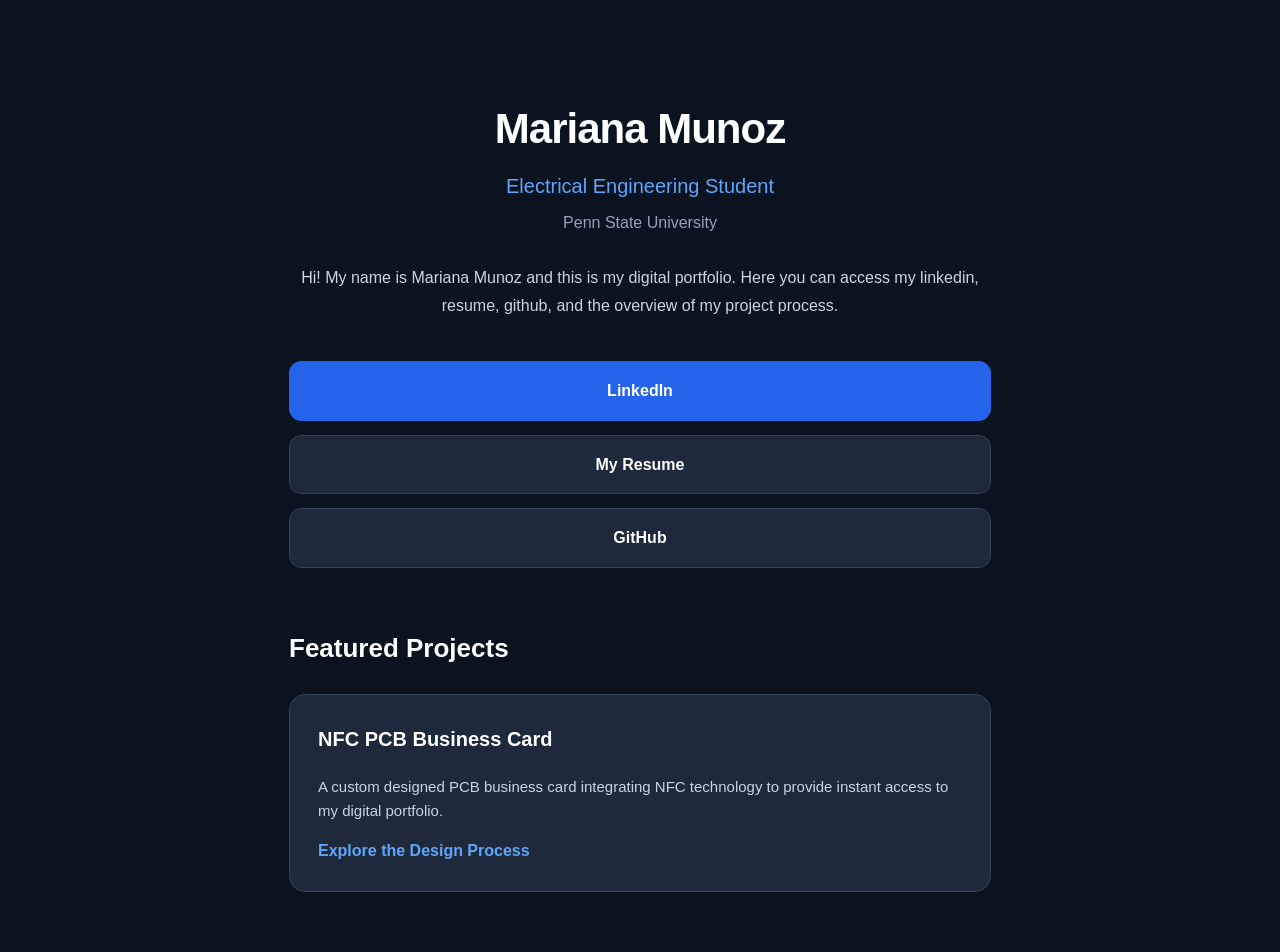
<file: index.html>
<!DOCTYPE html>
<html lang="en">

<head>
    <meta charset="UTF-8">
    <meta name="viewport" content="width=device-width, initial-scale=1.0">

    <title>Mariana Munoz | Engineering Portfolio</title>

    <link rel="stylesheet" href="style.css">
</head>

<body>

    <main class="container">

        <!-- Introduction -->
        <section class="hero">
            <h1>Mariana Munoz</h1>

            <h2>Electrical Engineering Student</h2>

            <p class="university">Penn State University</p>

            <p class="description">
                Hi! My name is Mariana Munoz and this is my digital
                portfolio. Here you can access my linkedin, resume,
                github, and the overview of my project process.
            </p>
        </section>

        <!-- Professional Links -->
        <section class="links">

            <a href="linkedin.com/in/marianamunozmendes"
               class="button primary"
               target="_blank"
               rel="noopener noreferrer">
                LinkedIn
            </a>

            <a href="resume (2).pdf"
               class="button"
               target="_blank"
               rel="noopener noreferrer">
                My Resume
            </a>

            <a href="https://github.com/marianamunoz-eng"
               class="button"
               target="_blank"
               rel="noopener noreferrer">
                GitHub
            </a>

        </section>

        <!-- Projects -->
        <section class="projects">

            <h2>Featured Projects</h2>

            <article class="project-card">
                <h3>NFC PCB Business Card</h3>

                <p>
                    A custom designed PCB business card
                    integrating NFC technology to provide
                    instant access to my digital portfolio.
                </p>

                <a href="projects.html">
                    Explore the Design Process
                </a>
            </article>

        </section>

    </main>

</body>
</html>
</file>
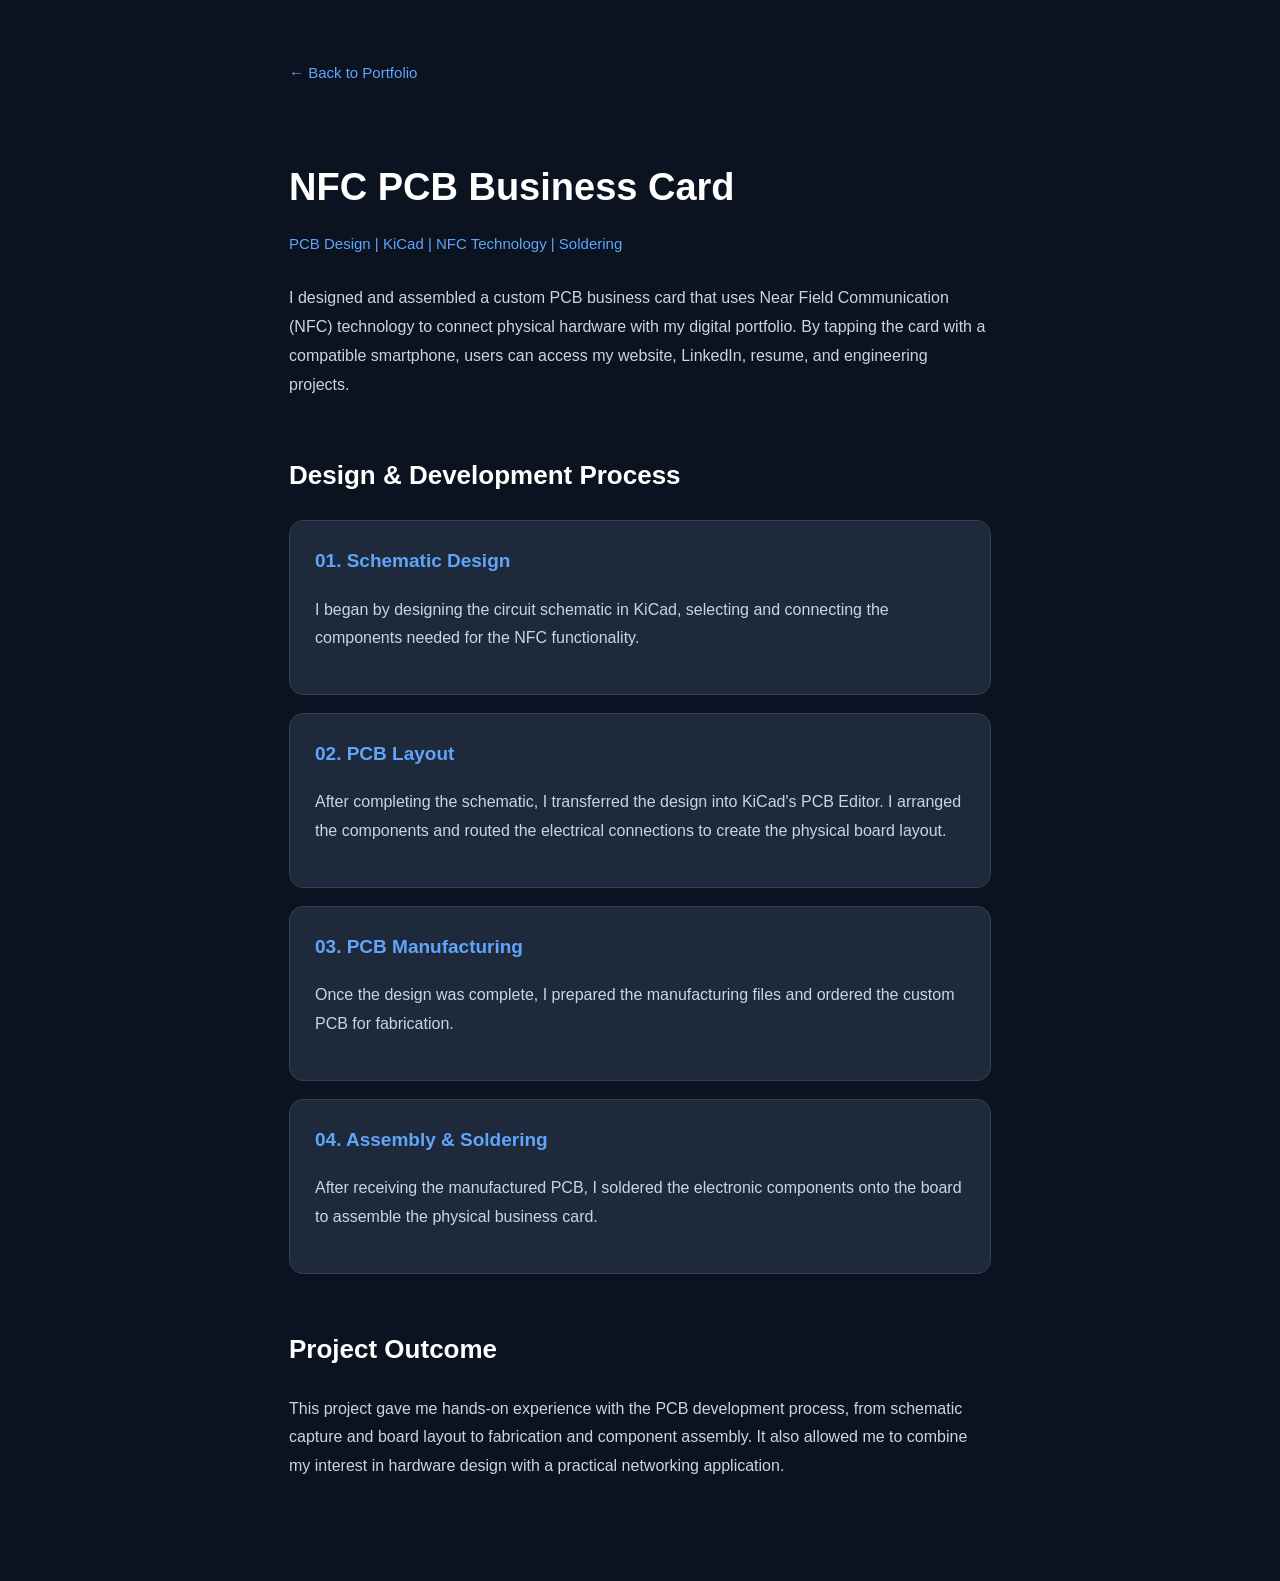
<file: projects.html>
<!DOCTYPE html>
<html lang="en">

<head>
    <meta charset="UTF-8">
    <meta name="viewport" content="width=device-width, initial-scale=1.0">

    <title>NFC PCB Business Card | Mariana Munoz</title>
    <link rel="stylesheet" href="style.css">
</head>

<body>

    <main class="container">

        <!-- Back to Homepage -->
        <a href="index.html" class="back-link">
            ← Back to Portfolio
        </a>

        <!-- Project Introduction -->
        <section class="project-header">

            <h1>NFC PCB Business Card</h1>

            <p class="project-subtitle">
                PCB Design | KiCad | NFC Technology | Soldering
            </p>

            <p class="description">
                I designed and assembled a custom PCB business
                card that uses Near Field Communication (NFC)
                technology to connect physical hardware with
                my digital portfolio. By tapping the card with
                a compatible smartphone, users can access my
                website, LinkedIn, resume, and engineering projects.
            </p>

        </section>

        <!-- Project Development -->
        <section class="project-process">

            <h2>Design & Development Process</h2>

            <div class="process-step">
                <h3>01. Schematic Design</h3>
                <p>
                    I began by designing the circuit schematic
                    in KiCad, selecting and connecting the
                    components needed for the NFC functionality.
                </p>
            </div>

            <div class="process-step">
                <h3>02. PCB Layout</h3>
                <p>
                    After completing the schematic, I transferred
                    the design into KiCad's PCB Editor. I arranged
                    the components and routed the electrical
                    connections to create the physical board layout.
                </p>
            </div>

            <div class="process-step">
                <h3>03. PCB Manufacturing</h3>
                <p>
                    Once the design was complete, I prepared
                    the manufacturing files and ordered the
                    custom PCB for fabrication.
                </p>
            </div>

            <div class="process-step">
                <h3>04. Assembly & Soldering</h3>
                <p>
                    After receiving the manufactured PCB,
                    I soldered the electronic components
                    onto the board to assemble the
                    physical business card.
                </p>
            </div>

        </section>

        <!-- Project Outcome -->
        <section class="project-outcome">

            <h2>Project Outcome</h2>

            <p>
                This project gave me hands-on experience
                with the PCB development process, from
                schematic capture and board layout to
                fabrication and component assembly.
                It also allowed me to combine my interest
                in hardware design with a practical
                networking application.
            </p>

        </section>

    </main>

</body>
</html>
</file>
<file: style.css>
/* GENERAL WEBSITE STYLING */

* {
    box-sizing: border-box;
}

body {
    margin: 0;
    padding: 0;
    font-family: Arial, sans-serif;
    background-color: #0b1220;
    color: #ffffff;
    line-height: 1.6;
}

/* MAIN CONTAINER */

.container {
    max-width: 750px;
    margin: 0 auto;
    padding: 60px 24px;
}

/* INTRODUCTION */

.hero {
    text-align: center;
    margin-bottom: 40px;
}

.hero h1 {
    font-size: 42px;
    margin-bottom: 8px;
    letter-spacing: -1px;
}

.hero h2 {
    font-size: 20px;
    color: #60a5fa;
    font-weight: 500;
    margin: 0;
}

.university {
    color: #94a3b8;
    font-size: 16px;
    margin-top: 8px;
}

.description {
    color: #cbd5e1;
    font-size: 16px;
    line-height: 1.8;
    margin-top: 28px;
}

/* PROFESSIONAL LINKS */

.links {
    display: flex;
    flex-direction: column;
    gap: 14px;
    margin-bottom: 60px;
}

.button {
    display: block;
    padding: 16px 24px;
    background-color: #1e293b;
    color: white;
    text-decoration: none;
    text-align: center;
    font-size: 16px;
    font-weight: 600;
    border: 1px solid #334155;
    border-radius: 12px;
    transition: all 0.3s ease;
}

.button:hover {
    background-color: #334155;
    transform: translateY(-3px);
}

.button.primary {
    background-color: #2563eb;
    border-color: #2563eb;
}

.button.primary:hover {
    background-color: #1d4ed8;
}

/* PROJECT SECTION */

.projects {
    margin-top: 40px;
}

.projects h2 {
    font-size: 26px;
    margin-bottom: 24px;
}

.project-card {
    background-color: #1e293b;
    padding: 28px;
    border-radius: 16px;
    border: 1px solid #334155;
}

.project-card h3 {
    font-size: 20px;
    margin-top: 0;
}

.project-card p {
    color: #cbd5e1;
    font-size: 15px;
}

.project-card a {
    color: #60a5fa;
    text-decoration: none;
    font-weight: 600;
}

.project-card a:hover {
    text-decoration: underline;
}

/* MOBILE RESPONSIVENESS */

@media (max-width: 600px) {

    .container {
        padding: 45px 20px;
    }

    .hero h1 {
        font-size: 34px;
    }

    .hero h2 {
        font-size: 18px;
    }

    .description {
        font-size: 15px;
    }

    .project-card {
        padding: 22px;
    }
}


/* PROJECT DETAIL PAGE */

.back-link {
    display: inline-block;
    color: #60a5fa;
    text-decoration: none;
    margin-bottom: 40px;
    font-size: 15px;
}

.back-link:hover {
    text-decoration: underline;
}

.project-header {
    margin-bottom: 55px;
}

.project-header h1 {
    font-size: 38px;
    margin-bottom: 10px;
}

.project-subtitle {
    color: #60a5fa;
    font-size: 15px;
    font-weight: 500;
}

.project-process h2,
.project-outcome h2 {
    font-size: 26px;
    margin-bottom: 24px;
}

.process-step {
    background-color: #1e293b;
    border: 1px solid #334155;
    border-radius: 14px;
    padding: 25px;
    margin-bottom: 18px;
}

.process-step h3 {
    color: #60a5fa;
    margin-top: 0;
    font-size: 19px;
}

.process-step p,
.project-outcome p {
    color: #cbd5e1;
    line-height: 1.8;
}

.project-outcome {
    margin-top: 55px;
    margin-bottom: 40px;
}

@media (max-width: 600px) {
    .project-header h1 {
        font-size: 30px;
    }

    .process-step {
        padding: 20px;
    }
}
</file>
